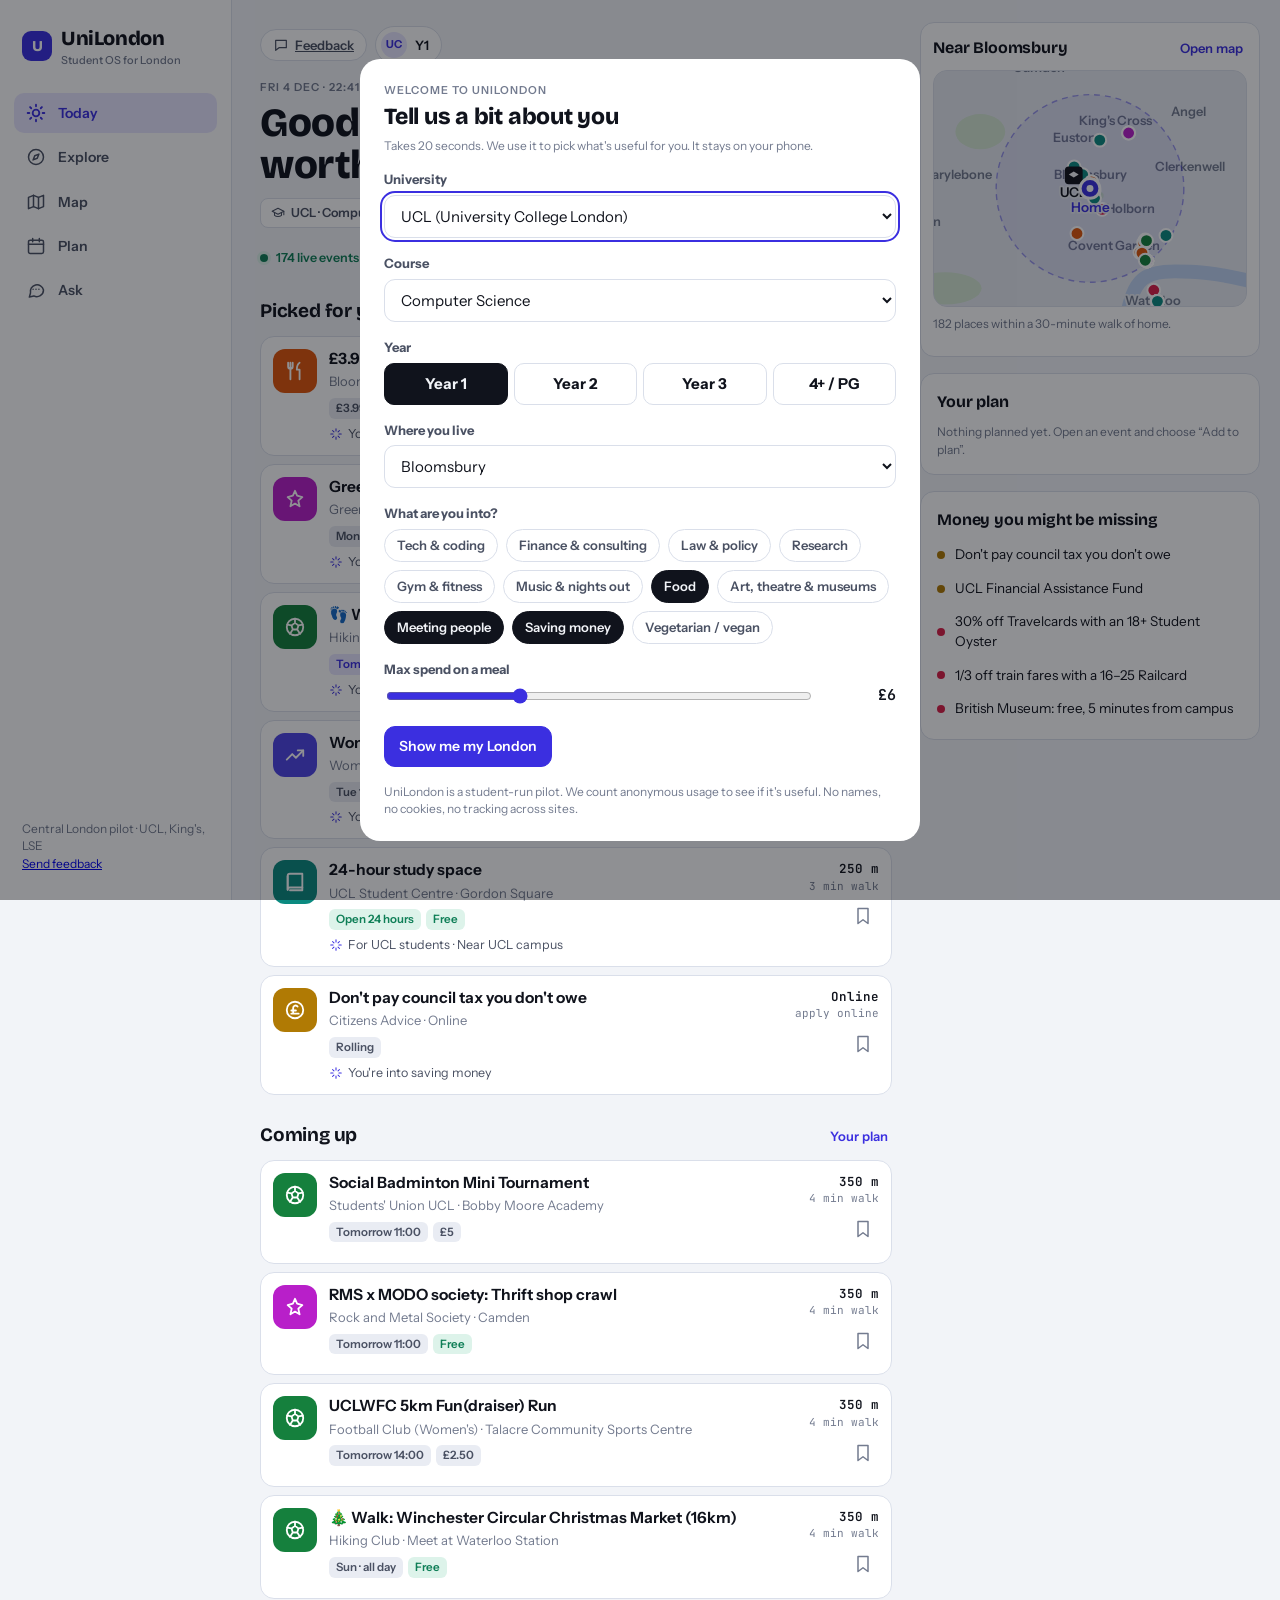
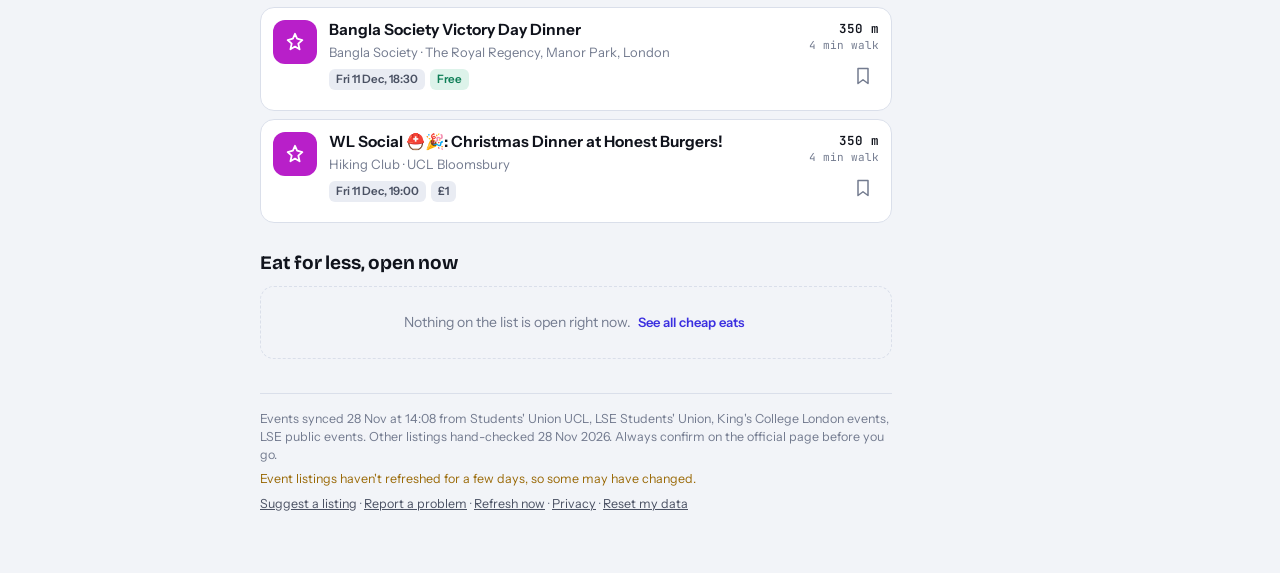
<file: index.html>
<!doctype html>
<html lang="en-GB">
<head>
<meta charset="utf-8">
<meta name="viewport" content="width=device-width,initial-scale=1,viewport-fit=cover">
<title>UniLondon</title>
<meta name="description" content="Cheap food, study spaces, jobs, careers fairs, funding and student deals around UCL, King's and LSE, picked for you.">
<meta name="theme-color" content="#3B2FE0">
<meta name="apple-mobile-web-app-capable" content="yes">
<meta name="apple-mobile-web-app-title" content="UniLondon">
<meta name="apple-mobile-web-app-status-bar-style" content="default">
<meta property="og:title" content="UniLondon">
<meta property="og:description" content="Everything a London student needs today: cheap eats, study spaces, jobs, careers fairs, funding and deals.">
<link rel="manifest" href="manifest.webmanifest">
<link rel="icon" href="icons/icon-192.png" type="image/png">
<link rel="apple-touch-icon" href="icons/apple-touch-icon.png">
<link rel="preconnect" href="https://fonts.googleapis.com">
<link rel="preconnect" href="https://fonts.gstatic.com" crossorigin>
<link rel="stylesheet" href="https://fonts.googleapis.com/css2?family=Bricolage+Grotesque:opsz,wght@12..96,500;12..96,700;12..96,800&family=Instrument+Sans:wght@400;500;600;700&family=JetBrains+Mono:wght@400;600&display=swap">
<link rel="stylesheet" href="styles.css">
</head>
<body>
<div class="app" id="app">
  <nav class="rail" aria-label="Main">
    <div class="brand"><span class="brand-mark">U</span><span>UniLondon<small>Student OS for London</small></span></div>
    <div id="railnav"></div>
    <div class="rail-foot" id="railfoot"></div>
  </nav>
  <main class="main" id="main"><div class="loading">Loading UniLondon…</div></main>
  <aside class="aside" id="aside" aria-label="At a glance"></aside>
</div>
<nav class="bottomnav" id="bottomnav" aria-label="Main"></nav>
<div id="sheetroot"></div>
<div id="toastroot" aria-live="polite"></div>
<script src="config.js"></script>
<script src="app.js"></script>
</body>
</html>
</file>
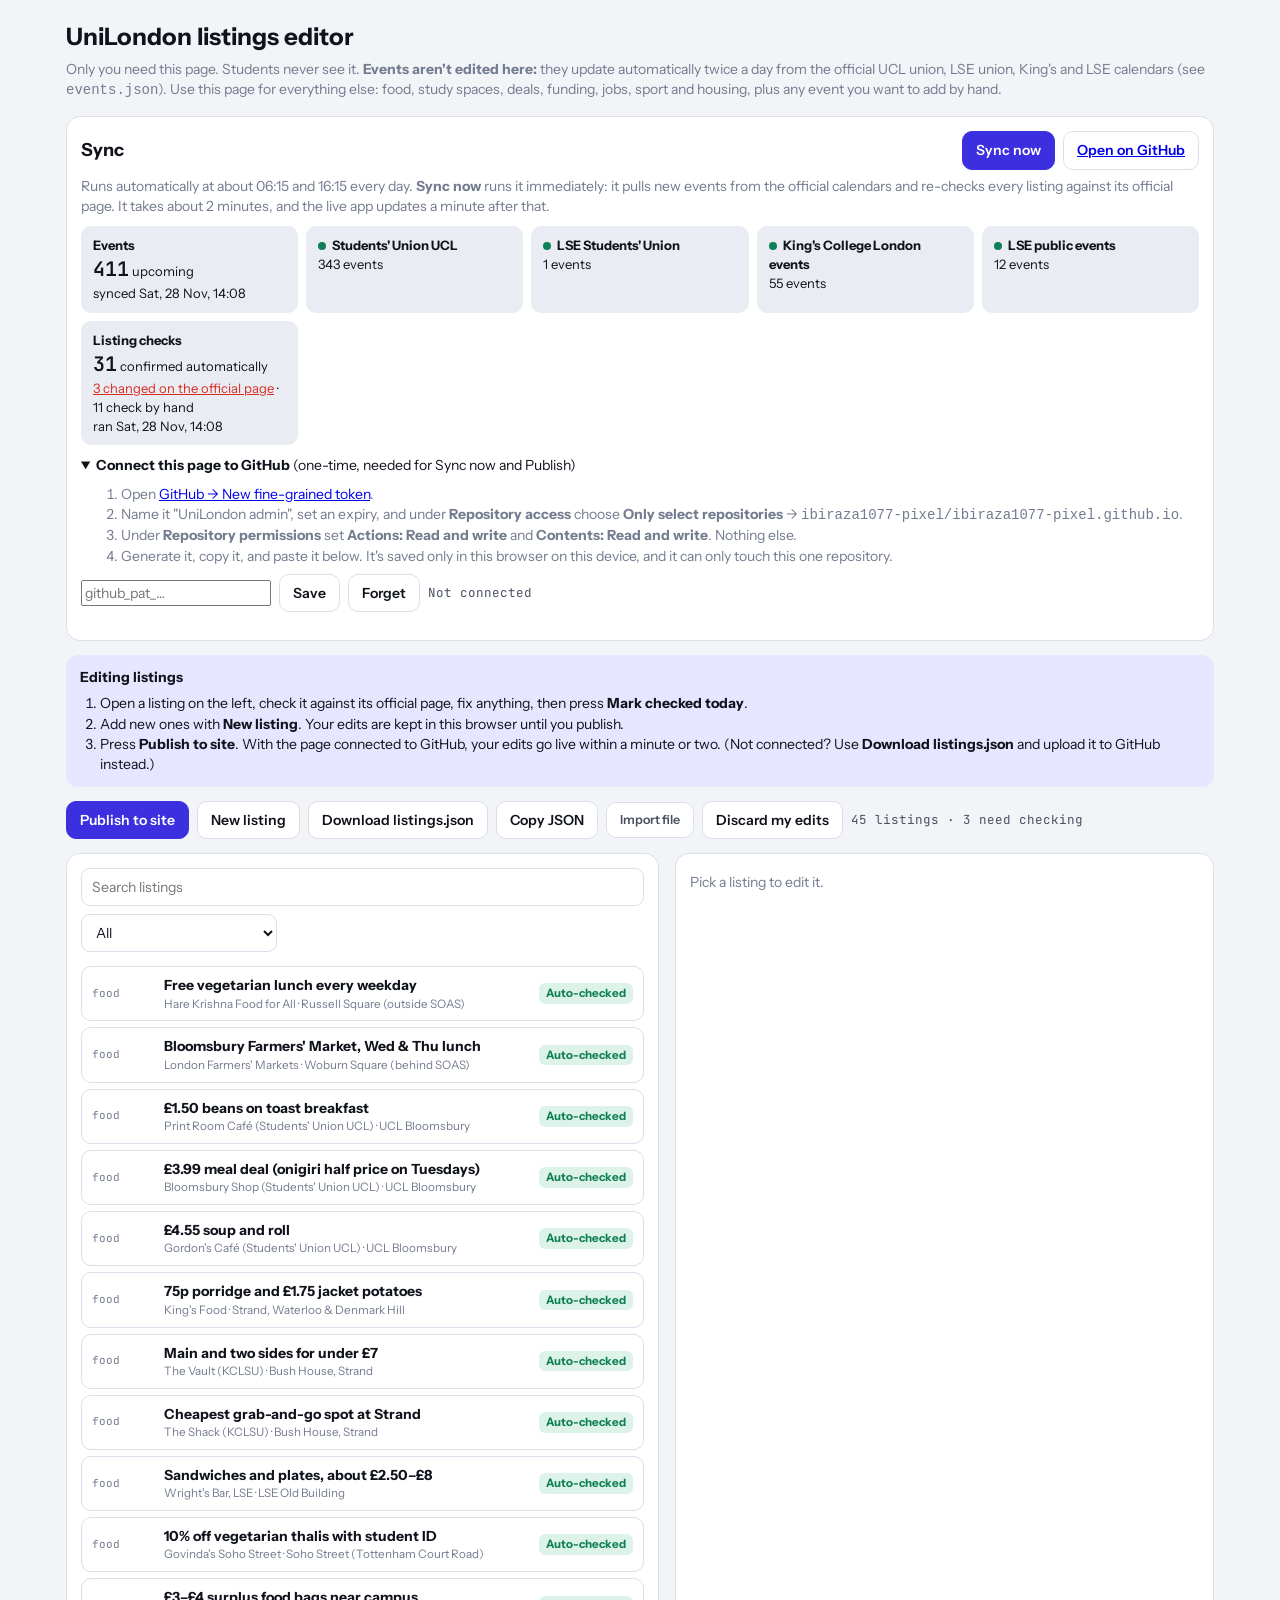
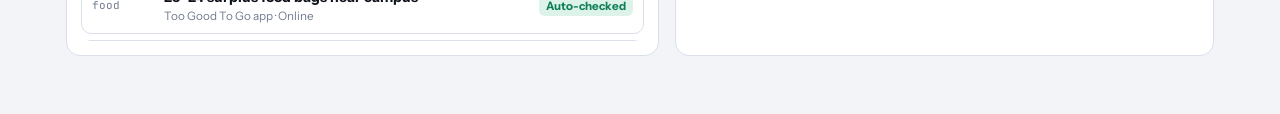
<file: admin.html>
<!doctype html>
<html lang="en-GB">
<head>
<meta charset="utf-8">
<meta name="viewport" content="width=device-width,initial-scale=1">
<meta name="robots" content="noindex">
<title>UniLondon Listings Editor</title>
<link rel="icon" href="icons/icon-192.png">
<link rel="stylesheet" href="https://fonts.googleapis.com/css2?family=Instrument+Sans:wght@400;500;600;700&family=JetBrains+Mono:wght@400;600&display=swap">
<style>
:root{--bg:#F2F4F8;--surface:#fff;--surface-2:#E9ECF3;--ink:#10131C;--ink-2:#4A5163;--ink-3:#737B8F;--line:#DADFEA;--accent:#3B2FE0;--accent-soft:#E7E5FF;--good:#0F7F57;--good-soft:#DDF3EA;--warn:#9A6A08;--warn-soft:#FBF1D9;--hot:#D92D20}
@media (prefers-color-scheme:dark){:root{color-scheme:dark;--bg:#0B0D13;--surface:#141822;--surface-2:#1C2130;--ink:#EEF0F6;--ink-2:#B4BACB;--ink-3:#848B9E;--line:#272D3D;--accent:#8C84FF;--accent-soft:#25214F;--good:#3DD39A;--good-soft:#12301F;--warn:#E8B34A;--warn-soft:#33280F;--hot:#FF6B5E}}
*{box-sizing:border-box}
body{margin:0;background:var(--bg);color:var(--ink);font:14px/1.45 "Instrument Sans",system-ui,sans-serif}
button,input,select,textarea{font:inherit;color:inherit}
.wrap{max-width:1180px;margin:0 auto;padding:20px 16px 60px}
h1{font-size:24px;margin:0}
.sub{color:var(--ink-3);margin:4px 0 16px}
.bar{display:flex;flex-wrap:wrap;gap:8px;align-items:center;margin-bottom:14px}
.btn{border:1px solid var(--line);background:var(--surface);border-radius:10px;padding:8px 13px;font-weight:600;cursor:pointer}
.btn.primary{background:var(--accent);border-color:var(--accent);color:#fff}
.btn.danger{color:var(--hot)}
input[type=search],input[type=text],input[type=url],input[type=number],input[type=date],input[type=datetime-local],select,textarea{border:1px solid var(--line);background:var(--surface);border-radius:9px;padding:8px 10px;width:100%}
.grid{display:grid;grid-template-columns:minmax(0,1fr);gap:16px}
@media (min-width:980px){.grid{grid-template-columns:minmax(0,1.1fr) minmax(0,1fr)}}
.panel{background:var(--surface);border:1px solid var(--line);border-radius:14px;padding:14px}
.list{display:flex;flex-direction:column;gap:6px;max-height:75vh;overflow:auto}
.row{display:grid;grid-template-columns:auto minmax(0,1fr) auto;gap:10px;align-items:center;text-align:left;border:1px solid var(--line);background:var(--surface);border-radius:10px;padding:8px 10px;cursor:pointer}
.row[aria-current="true"]{border-color:var(--accent);box-shadow:inset 0 0 0 1px var(--accent)}
.row small{display:block;color:var(--ink-3)}
.pill{font-size:11.5px;font-weight:700;border-radius:6px;padding:2px 7px;white-space:nowrap}
.pill.verified{background:var(--good-soft);color:var(--good)}
.pill.check{background:var(--warn-soft);color:var(--warn)}
.cat{font-family:"JetBrains Mono",monospace;font-size:11px;color:var(--ink-3);width:62px}
form{display:grid;grid-template-columns:repeat(2,minmax(0,1fr));gap:10px}
form .full{grid-column:1/-1}
label{display:flex;flex-direction:column;gap:4px;font-size:12.5px;font-weight:700;color:var(--ink-2)}
label small{font-weight:400;color:var(--ink-3)}
.checks{display:flex;flex-wrap:wrap;gap:8px 14px;font-weight:500}
.checks label{flex-direction:row;align-items:center;gap:6px;font-weight:500}
.help{background:var(--accent-soft);border-radius:12px;padding:12px 14px;margin-bottom:14px}
.help ol{margin:6px 0 0;padding-left:20px}
.stat{font-family:"JetBrains Mono",monospace;font-size:12.5px;color:var(--ink-2)}
.sync{margin-bottom:14px}
.syncgrid{display:grid;grid-template-columns:repeat(auto-fit,minmax(200px,1fr));gap:8px}
.syncgrid .cell{background:var(--surface-2);border-radius:10px;padding:10px 12px;font-size:13px}
.syncgrid .cell b{display:block;font-size:13px}
.syncgrid .cell .n{font-family:"JetBrains Mono",monospace;font-size:20px;font-weight:600}
.dot{display:inline-block;width:8px;height:8px;border-radius:50%;margin-right:6px;background:var(--good)}
.dot.bad{background:var(--hot)}
.pill.changed{background:#FDE8E6;color:var(--hot)}
.pill.blocked{background:var(--surface-2);color:var(--ink-3)}
.toast{position:fixed;bottom:20px;left:50%;transform:translateX(-50%);background:var(--ink);color:var(--bg);padding:10px 16px;border-radius:10px;font-weight:600}
</style>
</head>
<body>
<div class="wrap">
  <h1>UniLondon listings editor</h1>
  <p class="sub">Only you need this page. Students never see it. <b>Events aren't edited here:</b> they update automatically twice a day from the official UCL union, LSE union, King's and LSE calendars (see <code>events.json</code>). Use this page for everything else: food, study spaces, deals, funding, jobs, sport and housing, plus any event you want to add by hand.</p>
  <section class="panel sync" id="sync">
    <div class="bar" style="justify-content:space-between;margin:0">
      <h2 style="margin:0;font-size:18px">Sync</h2>
      <div class="bar" style="margin:0">
        <button class="btn primary" id="syncnow">Sync now</button>
        <a class="btn" id="actionslink" target="_blank" rel="noopener">Open on GitHub</a>
      </div>
    </div>
    <p class="sub" style="margin:6px 0 10px">Runs automatically at about 06:15 and 16:15 every day. <b>Sync now</b> runs it immediately: it pulls new events from the official calendars and re-checks every listing against its official page. It takes about 2 minutes, and the live app updates a minute after that.</p>
    <div id="syncstatus" class="syncgrid"></div>
    <div id="runstatus" class="sub" style="margin:8px 0 0"></div>
    <details id="tokenbox" style="margin-top:10px">
      <summary><b>Connect this page to GitHub</b> (one-time, needed for Sync now and Publish)</summary>
      <ol class="sub" style="margin:8px 0">
        <li>Open <a href="https://github.com/settings/personal-access-tokens/new" target="_blank" rel="noopener">GitHub → New fine-grained token</a>.</li>
        <li>Name it "UniLondon admin", set an expiry, and under <b>Repository access</b> choose <b>Only select repositories</b> → <code id="reponame"></code>.</li>
        <li>Under <b>Repository permissions</b> set <b>Actions: Read and write</b> and <b>Contents: Read and write</b>. Nothing else.</li>
        <li>Generate it, copy it, and paste it below. It's saved only in this browser on this device, and it can only touch this one repository.</li>
      </ol>
      <div class="bar"><input type="password" id="token" placeholder="github_pat_…" autocomplete="off" style="max-width:360px"><button class="btn" id="savetoken">Save</button><button class="btn" id="forgettoken">Forget</button><span class="stat" id="tokenstate"></span></div>
    </details>
  </section>
  <div class="help">
    <b>Editing listings</b>
    <ol>
      <li>Open a listing on the left, check it against its official page, fix anything, then press <b>Mark checked today</b>.</li>
      <li>Add new ones with <b>New listing</b>. Your edits are kept in this browser until you publish.</li>
      <li>Press <b>Publish to site</b>. With the page connected to GitHub, your edits go live within a minute or two. (Not connected? Use <b>Download listings.json</b> and upload it to GitHub instead.)</li>
    </ol>
  </div>
  <div class="bar">
    <button class="btn primary" id="publish">Publish to site</button>
    <button class="btn" id="new">New listing</button>
    <button class="btn" id="download">Download listings.json</button>
    <button class="btn" id="copy">Copy JSON</button>
    <label class="btn" style="flex-direction:row;cursor:pointer">Import file<input type="file" id="import" accept=".json,application/json" hidden></label>
    <button class="btn" id="reload">Discard my edits</button>
    <span class="stat" id="stats"></span>
  </div>
  <div class="grid">
    <div class="panel">
      <div class="bar"><input type="search" id="q" placeholder="Search listings" aria-label="Search listings"><select id="fstatus" aria-label="Filter by status" style="width:auto"><option value="">All</option><option value="check">Needs checking</option><option value="verified">Checked</option><option value="changed">Changed on official page</option><option value="unreachable">Can't auto-check</option></select></div>
      <div class="list" id="list"></div>
    </div>
    <div class="panel" id="editor"><p class="sub">Pick a listing to edit it.</p></div>
  </div>
</div>
<script src="config.js"></script>
<script>
(() => {
const CATS = ["food","study","events","careers","work","funding","deals","sport","housing"];
const UNIS = [["ucl","UCL"],["kcl","King's"],["lse","LSE"]];
const CG = [["tech","Tech/Maths/Eng"],["finance","Econ/Business"],["law","Law/Politics"],["health","Health/Life sci"],["creative","Arts/Humanities"]];
const DAYS = ["Sun","Mon","Tue","Wed","Thu","Fri","Sat"];
const KEY = "unilondon-admin:draft";
let data = null, sel = null, checks = {}, checksRun = null;
const CFG = window.UNILONDON_CONFIG || {};
const REPO = CFG.repo || (location.hostname.endsWith("github.io") ? (() => { const owner = location.hostname.split(".")[0]; const seg = location.pathname.split("/")[1]; return seg && !seg.endsWith(".html") ? `${owner}/${seg}` : `${owner}/${location.hostname}`; })() : "");
const TOKEN_KEY = "unilondon-admin:token";
const WORKFLOW = "update-events.yml";
const $ = s => document.querySelector(s);
const esc = s => String(s ?? "").replace(/[&<>"']/g, c => ({"&":"&amp;","<":"&lt;",">":"&gt;",'"':"&quot;","'":"&#39;"}[c]));
const today = () => new Date().toISOString().slice(0,10);
function toast(m){ const t=document.createElement("div"); t.className="toast"; t.textContent=m; document.body.appendChild(t); setTimeout(()=>t.remove(),2500); }
function save(){ try{ localStorage.setItem(KEY, JSON.stringify(data)); }catch(e){} stats(); }
async function load(fresh){
  if(!fresh){ try{ const d = JSON.parse(localStorage.getItem(KEY)); if(d?.listings){ data = d; render(); return; } }catch(e){} }
  const res = await fetch("listings.json", {cache:"no-cache"}); data = await res.json(); render();
}
function stats(){ const n=data.listings.length, c=data.listings.filter(l=>l.status!=="verified").length; $("#stats").textContent = `${n} listings · ${c} need checking`; }
function render(){
  stats();
  const q = $("#q").value.toLowerCase(), f = $("#fstatus").value;
  const match = l => !f ? true : f==="changed" ? checks[l.id]?.result==="changed" : f==="unreachable" ? ["unreachable","manual"].includes(checks[l.id]?.result) : (f==="verified") === (l.status==="verified");
  const rows = data.listings.filter(l => match(l) && (!q || JSON.stringify(l).toLowerCase().includes(q)));
  $("#list").innerHTML = rows.map(l => `<button class="row" data-id="${esc(l.id)}" aria-current="${l.id===sel}"><span class="cat">${esc(l.cat)}</span><span><b>${esc(l.title)}</b><small>${esc(l.org)} · ${esc(l.area)}${l.start?" · "+esc(l.start.replace("T"," ")):""}${l.deadline?" · closes "+esc(l.deadline):""}</small></span>${pill(l)}</button>`).join("") || `<p class="sub">No listings match.</p>`;
}
function pill(l){
  const r = checks[l.id]?.result;
  if(r==="changed") return `<span class="pill changed">Changed</span>`;
  if(l.status!=="verified") return `<span class="pill check">Check</span>`;
  if(r==="ok") return `<span class="pill verified">Auto-checked</span>`;
  if(r==="unreachable"||r==="manual") return `<span class="pill blocked">Check by hand</span>`;
  return `<span class="pill verified">Checked</span>`;
}
function field(label, name, val, type="text", hint="", full=false){
  return `<label class="${full?"full":""}">${label}${hint?` <small>${hint}</small>`:""}<input type="${type}" name="${name}" value="${esc(val ?? "")}" ${type==="number"?'step="any"':""}></label>`;
}
function edit(id){
  sel = id; render();
  const l = data.listings.find(x=>x.id===id); if(!l) return;
  const checks = (name, opts, vals) => `<div class="checks">${opts.map(([v,t])=>`<label><input type="checkbox" name="${name}" value="${v}" ${(vals||[]).map(String).includes(String(v))?"checked":""}>${t}</label>`).join("")}</div>`;
  $("#editor").innerHTML = `
    <div class="bar" style="justify-content:space-between"><b>${esc(l.title)}</b><span class="pill ${l.status==="verified"?"verified":"check"}">${l.status==="verified"?"Checked "+esc(l.checked||""):"Needs checking"}</span></div>
    ${checkNote(l)}
    <div class="bar">${l.url?`<a class="btn" href="${esc(l.url)}" target="_blank" rel="noopener">Open official page ↗</a>`:""}<button class="btn primary" id="verify">Mark checked today</button><button class="btn" id="dup">Duplicate</button><button class="btn danger" id="del">Delete</button></div>
    <form id="f">
      <label>Category<select name="cat">${CATS.map(c=>`<option ${c===l.cat?"selected":""}>${c}</option>`).join("")}</select></label>
      <label>Status<select name="status"><option value="check" ${l.status!=="verified"?"selected":""}>Needs checking</option><option value="verified" ${l.status==="verified"?"selected":""}>Checked</option></select></label>
      ${field("Title","title",l.title,"text","",true)}
      ${field("Organiser / venue","org",l.org)}
      ${field("Area","area",l.area,"text","e.g. Bloomsbury")}
      ${field("Latitude","lat",l.ll?.[0],"number","right-click in Google Maps")}
      ${field("Longitude","lng",l.ll?.[1],"number")}
      <label class="full"><span>Online only</span><div class="checks"><label><input type="checkbox" name="online" ${l.online?"checked":""}> No physical location</label><label><input type="checkbox" name="rolling" ${l.rolling?"checked":""}> Always open / rolling</label></div></label>
      ${field("Price (£)","price",l.price,"number","0 = free")}
      ${field("Price text","priceText",l.priceText,"text","overrides price, e.g. £5–£8")}
      ${field("Hourly pay (£)","pay",l.pay,"number","jobs/funding")}
      ${field("Opens (hour)","open",l.hours?.[0],"number","e.g. 8.5 = 08:30")}
      ${field("Closes (hour)","close",l.hours?.[1],"number","24 = midnight")}
      <label class="full">Days open <small>none ticked = every day</small>${checks("days", DAYS.map((d,i)=>[i,d]), l.days)}</label>
      ${field("Starts","start",l.start,"datetime-local","events only")}
      ${field("Ends","end",l.end,"datetime-local")}
      ${field("Deadline","deadline",l.deadline,"date")}
      ${field("Last checked","checked",l.checked,"date")}
      <label class="full">Only for students at <small>none ticked = everyone</small>${checks("unis", UNIS, l.unis)}</label>
      <label class="full">Best for courses <small>none = all</small>${checks("cg", CG, l.cg)}</label>
      <label class="full">Best for years <small>none = all</small>${checks("yrs", [[1,"Year 1"],[2,"Year 2"],[3,"Year 3"],[4,"4+/PG"]], l.yrs)}</label>
      ${field("Tags","tags",(l.tags||[]).join(", "),"text","comma separated: food, money, tech, finance, law, culture, music, fitness, community, veg, quiet, wifi",true)}
      <label class="full">Description<textarea name="desc" rows="4">${esc(l.desc)}</textarea></label>
      ${field("Official link","url",l.url,"url","",true)}
      ${field("Source name","source",l.source,"text","",true)}
      <div class="full bar"><button class="btn primary" type="submit">Save changes</button><span class="sub" style="margin:0">ID: <code>${esc(l.id)}</code></span></div>
    </form>`;
  $("#f").addEventListener("submit", e => { e.preventDefault(); apply(l, new FormData(e.target)); save(); render(); edit(l.id); toast("Saved in this browser"); });
  $("#verify").onclick = () => { const fd = new FormData($("#f")); apply(l, fd); l.status="verified"; l.checked=today(); delete l.flag; delete l.autoChecked; save(); render(); edit(l.id); toast("Marked checked"); };
  $("#dup").onclick = () => { const c = JSON.parse(JSON.stringify(l)); c.id = l.id+"-copy-"+Math.random().toString(36).slice(2,5); c.title += " (copy)"; c.status="check"; data.listings.unshift(c); save(); edit(c.id); };
  $("#del").onclick = e => { if(!e.target.dataset.armed){ e.target.dataset.armed="1"; e.target.textContent="Tap again to delete"; return; } data.listings = data.listings.filter(x=>x.id!==l.id); sel=null; save(); render(); $("#editor").innerHTML='<p class="sub">Deleted.</p>'; };
}
function checkNote(l){
  const c = checks[l.id]; if(!c) return "";
  const when = checksRun ? ` (sync on ${esc(checksRun.replace("T"," at "))})` : "";
  if(c.result==="ok") return `<p class="sub">✅ Confirmed automatically on the official page${when}.</p>`;
  if(c.result==="changed") return `<p class="sub" style="color:var(--hot)">⚠️ The official page no longer shows: ${c.missing.map(m=>`<code>${esc(m.replace(/\\/g,""))}</code>`).join(", ")}${when}. Check the page, update this listing, then press <b>Mark checked today</b>.</p>`;
  if(c.result==="unreachable") return `<p class="sub">🔒 This site blocks automated checks (${esc(c.error||"")}). Check it by hand every couple of months.</p>`;
  return `<p class="sub">✋ No automatic check rules for this listing. Check it by hand every couple of months.</p>`;
}
function apply(l, fd){
  const num = k => { const v = fd.get(k); return v===""||v==null ? null : Number(v); };
  const str = k => (fd.get(k)||"").trim();
  const all = k => fd.getAll(k);
  l.cat = str("cat"); l.status = str("status"); l.title = str("title"); l.org = str("org"); l.area = str("area");
  const lat = num("lat"), lng = num("lng"); if(lat!=null && lng!=null) l.ll = [lat,lng]; else delete l.ll;
  l.online = fd.get("online")==="on" || undefined; l.rolling = fd.get("rolling")==="on" || undefined;
  const set = (k,v) => { if(v===null || v==="" || v===undefined || (Array.isArray(v) && !v.length)) delete l[k]; else l[k]=v; };
  set("price", num("price")); set("priceText", str("priceText")); set("pay", num("pay"));
  const o=num("open"), c=num("close"); set("hours", o!=null && c!=null ? [o,c] : null);
  set("days", all("days").map(Number)); set("start", str("start")); set("end", str("end")); set("deadline", str("deadline"));
  set("checked", str("checked")); set("unis", all("unis")); set("cg", all("cg")); set("yrs", all("yrs").map(Number));
  l.tags = str("tags").split(",").map(s=>s.trim()).filter(Boolean);
  l.desc = str("desc"); set("url", str("url")); set("source", str("source"));
  if(!l.online) delete l.online; if(!l.rolling) delete l.rolling;
}
function exportJSON(){ data.updated = today(); return JSON.stringify(data, null, 1); }
$("#list").addEventListener("click", e => { const b = e.target.closest("[data-id]"); if(b) edit(b.dataset.id); });
$("#q").addEventListener("input", render); $("#fstatus").addEventListener("change", render);
$("#new").onclick = () => { const id = "new-"+Date.now().toString(36); data.listings.unshift({id, cat:"food", title:"New listing", org:"", area:"Bloomsbury", tags:[], desc:"", status:"check", checked:today()}); save(); edit(id); };
$("#download").onclick = () => { const blob = new Blob([exportJSON()], {type:"application/json"}); const a = document.createElement("a"); a.href = URL.createObjectURL(blob); a.download = "listings.json"; a.click(); setTimeout(()=>URL.revokeObjectURL(a.href), 1000); save(); };
$("#copy").onclick = async () => { try{ await navigator.clipboard.writeText(exportJSON()); toast("Copied"); }catch(e){ toast("Couldn't copy, use Download instead"); } };
$("#import").onchange = async e => { const f = e.target.files[0]; if(!f) return; try{ const d = JSON.parse(await f.text()); if(!d.listings) throw 0; data = d; save(); render(); toast("Imported"); }catch(err){ toast("That file isn't a UniLondon listings file"); } };
$("#reload").onclick = e => { if(!e.target.dataset.armed){ e.target.dataset.armed="1"; e.target.textContent="Tap again to discard"; return; } try{ localStorage.removeItem(KEY); }catch(err){} location.reload(); };
/* ---------- sync + publish ---------- */
const tok = () => { try{ return localStorage.getItem(TOKEN_KEY) || ""; }catch(e){ return ""; } };
async function gh(path, opts={}){
  const r = await fetch(`https://api.github.com/repos/${REPO}${path}`, {...opts, headers:{"Accept":"application/vnd.github+json","Authorization":`Bearer ${tok()}`,"X-GitHub-Api-Version":"2022-11-28", ...(opts.headers||{})}});
  if(!r.ok && r.status!==204){ let m = r.status + ""; try{ m += " " + (await r.json()).message; }catch(e){} throw new Error(m); }
  return r.status===204 ? null : r.json();
}
function fmtWhen(s){ if(!s) return "never"; const d = new Date(s); return d.toLocaleString("en-GB",{weekday:"short",day:"numeric",month:"short",hour:"2-digit",minute:"2-digit"}); }
async function loadStatus(){
  try{
    const [ev, ch] = await Promise.all([fetch("events.json?t="+Date.now()).then(r=>r.json()).catch(()=>null), fetch("checks.json?t="+Date.now()).then(r=>r.ok?r.json():null).catch(()=>null)]);
    if(ch){ checksRun = ch.run; checks = Object.fromEntries(ch.results.map(r=>[r.id,r])); }
    const cells = [];
    if(ev){
      cells.push(`<div class="cell"><b>Events</b><span class="n">${ev.events.length}</span> upcoming<br>synced ${esc(fmtWhen(ev.generated))}</div>`);
      for(const src of ev.sources) cells.push(`<div class="cell"><b><span class="dot ${src.ok?"":"bad"}"></span>${esc(src.name)}</b>${src.ok ? `${src.count} events` : `Failed last time: ${esc(src.error||"")}. Kept ${src.count} previous.`}</div>`);
    }
    if(ch){
      const c = ch.counts;
      cells.push(`<div class="cell"><b>Listing checks</b><span class="n">${c.ok}</span> confirmed automatically<br>${c.changed ? `<a href="#" id="showchanged" style="color:var(--hot)">${c.changed} changed on the official page</a>` : "0 changed"} · ${c.unreachable + c.manual} check by hand<br>ran ${esc(fmtWhen(ch.run))}</div>`);
    }
    $("#syncstatus").innerHTML = cells.join("") || `<p class="sub">No sync has run yet.</p>`;
    $("#showchanged")?.addEventListener("click", e => { e.preventDefault(); $("#fstatus").value = "changed"; render(); });
    if(data) render();
  }catch(e){ $("#syncstatus").innerHTML = `<p class="sub">Couldn't load sync status.</p>`; }
}
function tokenUI(){
  const has = !!tok();
  $("#tokenstate").textContent = has ? "Connected ✓" : "Not connected";
  $("#tokenbox").open = !has;
  $("#reponame").textContent = REPO || "(set repo in config.js)";
  $("#actionslink").href = REPO ? `https://github.com/${REPO}/actions/workflows/${WORKFLOW}` : "#";
}
$("#savetoken").onclick = async () => {
  const v = $("#token").value.trim(); if(!v) return;
  try{ localStorage.setItem(TOKEN_KEY, v); }catch(e){}
  $("#token").value = "";
  try{ await gh(""); toast("Connected to GitHub"); }catch(e){ toast("GitHub didn't accept that token: " + e.message); try{ localStorage.removeItem(TOKEN_KEY); }catch(_){} }
  tokenUI();
};
$("#forgettoken").onclick = () => { try{ localStorage.removeItem(TOKEN_KEY); }catch(e){} tokenUI(); toast("Token removed from this browser"); };
let polling = null;
$("#syncnow").onclick = async () => {
  if(!tok()){ $("#tokenbox").open = true; toast("Connect this page to GitHub first (see below)"); return; }
  const btn = $("#syncnow"); btn.disabled = true; btn.textContent = "Starting…";
  const started = new Date(Date.now() - 5000).toISOString();
  try{
    await gh(`/actions/workflows/${WORKFLOW}/dispatches`, {method:"POST", body: JSON.stringify({ref:"main"})});
    $("#runstatus").textContent = "Sync started. Pulling events and checking listings…";
    clearInterval(polling);
    polling = setInterval(async () => {
      try{
        const runs = await gh(`/actions/workflows/${WORKFLOW}/runs?per_page=5&event=workflow_dispatch`);
        const run = runs.workflow_runs.find(r => r.created_at >= started);
        if(!run){ return; }
        const secs = Math.round((Date.now() - new Date(run.created_at)) / 1000);
        if(run.status !== "completed"){ $("#runstatus").innerHTML = `Sync running (${secs}s)… <a href="${run.html_url}" target="_blank" rel="noopener">watch on GitHub</a>`; btn.textContent = "Syncing…"; return; }
        clearInterval(polling); btn.disabled = false; btn.textContent = "Sync now";
        if(run.conclusion === "success"){ $("#runstatus").innerHTML = `✅ Sync finished. The live app updates within a minute or two. <a href="${run.html_url}" target="_blank" rel="noopener">Details</a>`; setTimeout(loadStatus, 4000); }
        else { $("#runstatus").innerHTML = `⚠️ Sync ${run.conclusion}. <a href="${run.html_url}" target="_blank" rel="noopener">See what went wrong</a>`; }
      }catch(e){ clearInterval(polling); btn.disabled = false; btn.textContent = "Sync now"; $("#runstatus").textContent = "Lost track of the run: " + e.message; }
    }, 6000);
  }catch(e){ btn.disabled = false; btn.textContent = "Sync now"; toast("Couldn't start sync: " + e.message); }
};
function b64(str){ const bytes = new TextEncoder().encode(str); let bin = ""; bytes.forEach(b => bin += String.fromCharCode(b)); return btoa(bin); }
$("#publish").onclick = async () => {
  if(!tok()){ $("#tokenbox").open = true; toast("Connect this page to GitHub first, or use Download listings.json"); return; }
  const btn = $("#publish"); btn.disabled = true; btn.textContent = "Publishing…";
  try{
    const cur = await gh(`/contents/listings.json?ref=main`);
    await gh(`/contents/listings.json`, {method:"PUT", body: JSON.stringify({message:`Update listings from admin page (${today()})`, content: b64(exportJSON()), sha: cur.sha, branch:"main"})});
    try{ localStorage.removeItem(KEY); }catch(e){}
    toast("Published. Live in a minute or two.");
  }catch(e){ toast("Couldn't publish: " + e.message); }
  finally{ btn.disabled = false; btn.textContent = "Publish to site"; }
};
tokenUI();
loadStatus();
load();
})();
</script>
</body>
</html>
</file>
<file: styles.css>
:root{
  --bg:#F2F4F8; --surface:#FFFFFF; --surface-2:#E9ECF3; --surface-3:#DDE2EC;
  --ink:#10131C; --ink-2:#4A5163; --ink-3:#737B8F; --line:#DADFEA;
  --accent:#3B2FE0; --accent-ink:#FFFFFF; --accent-soft:#E7E5FF;
  --hot:#D92D20; --hot-soft:#FDE8E6; --good:#0F7F57; --good-soft:#DDF3EA; --warn:#9A6A08;
  --river:#BFD3F2; --land:#E6EAF1; --park:#D5E8D4;
  --c-food:#E0570B; --c-work:#2563EB; --c-careers:#4F46E5; --c-events:#B81FC9; --c-study:#0B8A80;
  --c-housing:#8B4A12; --c-sport:#15803D; --c-funding:#B07A04; --c-deals:#DB1F48;
  --shadow:0 1px 2px rgba(16,19,28,.06),0 6px 24px rgba(16,19,28,.06);
  --display:"Bricolage Grotesque","Avenir Next","Segoe UI",system-ui,sans-serif;
  --body:"Instrument Sans","Helvetica Neue","Segoe UI",system-ui,sans-serif;
  --mono:"JetBrains Mono",ui-monospace,"SF Mono",Menlo,monospace;
  --r:14px;
}
@media (prefers-color-scheme: dark){
  :root:not([data-theme="light"]){
    color-scheme:dark;
    --bg:#0B0D13; --surface:#141822; --surface-2:#1C2130; --surface-3:#262C3D;
    --ink:#EEF0F6; --ink-2:#B4BACB; --ink-3:#848B9E; --line:#272D3D;
    --accent:#8C84FF; --accent-ink:#0B0D13; --accent-soft:#25214F;
    --hot:#FF6B5E; --hot-soft:#3A1916; --good:#3DD39A; --good-soft:#12301F; --warn:#E8B34A;
    --river:#1E3350; --land:#161B26; --park:#16291D;
    --c-food:#FF8A4C; --c-work:#6AA1FF; --c-careers:#958FFF; --c-events:#E36BF0; --c-study:#3CCFC1;
    --c-housing:#D99A5E; --c-sport:#4ADE80; --c-funding:#F2C14E; --c-deals:#FF6B8B;
    --shadow:0 1px 2px rgba(0,0,0,.3),0 8px 28px rgba(0,0,0,.35);
  }
}
:root[data-theme="dark"]{
  color-scheme:dark;
  --bg:#0B0D13; --surface:#141822; --surface-2:#1C2130; --surface-3:#262C3D;
  --ink:#EEF0F6; --ink-2:#B4BACB; --ink-3:#848B9E; --line:#272D3D;
  --accent:#8C84FF; --accent-ink:#0B0D13; --accent-soft:#25214F;
  --hot:#FF6B5E; --hot-soft:#3A1916; --good:#3DD39A; --good-soft:#12301F; --warn:#E8B34A;
  --river:#1E3350; --land:#161B26; --park:#16291D;
  --c-food:#FF8A4C; --c-work:#6AA1FF; --c-careers:#958FFF; --c-events:#E36BF0; --c-study:#3CCFC1;
  --c-housing:#D99A5E; --c-sport:#4ADE80; --c-funding:#F2C14E; --c-deals:#FF6B8B;
  --shadow:0 1px 2px rgba(0,0,0,.3),0 8px 28px rgba(0,0,0,.35);
}
*{box-sizing:border-box}
html,body{height:100%}
body{background:var(--bg);color:var(--ink);font-family:var(--body);font-size:15px;line-height:1.45;-webkit-font-smoothing:antialiased}
button,input,select,textarea{font:inherit;color:inherit}
button{cursor:pointer}
:focus-visible{outline:2px solid var(--accent);outline-offset:2px;border-radius:8px}
.mono{font-family:var(--mono);font-variant-numeric:tabular-nums}
h1,h2,h3{font-family:var(--display);margin:0;text-wrap:balance;letter-spacing:-.01em}
.eyebrow{font-size:11px;font-weight:600;letter-spacing:.09em;text-transform:uppercase;color:var(--ink-3)}
.icon{width:20px;height:20px;fill:none;stroke:currentColor;stroke-width:1.8;stroke-linecap:round;stroke-linejoin:round;flex:none}

/* ---------- shell ---------- */
.app{display:grid;grid-template-columns:1fr;min-height:100%}
.rail{display:none}
.main{min-width:0;padding-inline:16px;padding-block:14px 110px;max-width:760px;width:100%;margin-inline:auto}
.aside{display:none}
.topbar{display:flex;align-items:center;justify-content:space-between;gap:12px;padding-block:4px 10px}
.brand{display:flex;align-items:center;gap:9px;font-family:var(--display);font-weight:800;font-size:20px;letter-spacing:-.02em}
.brand-mark{width:30px;height:30px;border-radius:9px;background:var(--accent);color:var(--accent-ink);display:grid;place-items:center;font-size:15px;font-weight:800}
.brand small{display:block;font-family:var(--body);font-size:11px;font-weight:500;color:var(--ink-3);letter-spacing:0}
.avatar{display:flex;align-items:center;gap:8px;border:1px solid var(--line);background:var(--surface);border-radius:999px;padding:5px 12px 5px 5px;font-size:13px;font-weight:600}
.avatar .dot{width:26px;height:26px;border-radius:50%;background:var(--accent-soft);color:var(--accent);display:grid;place-items:center;font-size:11px;font-weight:700}
.bottomnav{position:fixed;left:0;right:0;bottom:0;z-index:30;background:color-mix(in srgb,var(--surface) 92%,transparent);backdrop-filter:blur(14px);-webkit-backdrop-filter:blur(14px);border-top:1px solid var(--line);display:grid;grid-template-columns:repeat(5,1fr);padding:6px 6px calc(6px + env(safe-area-inset-bottom,0px))}
.navbtn{display:flex;flex-direction:column;align-items:center;gap:2px;border:0;background:none;padding:6px 0;border-radius:10px;font-size:11px;font-weight:600;color:var(--ink-3)}
.navbtn[aria-current="page"]{color:var(--accent)}
.navbtn[aria-current="page"] .icon{stroke-width:2.2}

@media (min-width:880px){
  .app{grid-template-columns:232px minmax(0,1fr)}
  .rail{display:flex;flex-direction:column;gap:6px;position:sticky;top:env(safe-area-inset-top,0px);height:100vh;padding:20px 14px;border-right:1px solid var(--line);background:var(--surface)}
  .rail .brand{padding:4px 8px 18px}
  .rail .navbtn{flex-direction:row;gap:12px;padding:10px 12px;font-size:14px;justify-content:flex-start;color:var(--ink-2)}
  .rail .navbtn:hover{background:var(--surface-2)}
  .rail .navbtn[aria-current="page"]{background:var(--accent-soft);color:var(--accent)}
  .rail-foot{margin-top:auto;font-size:12px;color:var(--ink-3);padding:8px}
  .bottomnav{display:none}
  .main{padding-block:22px 60px;padding-inline:28px}
  .topbar .brand{display:none}
}
@media (min-width:1240px){
  .app{grid-template-columns:232px minmax(0,1fr) 360px}
  .app.wide{grid-template-columns:232px minmax(0,1fr)}
  .aside{display:flex;flex-direction:column;gap:16px;position:sticky;top:env(safe-area-inset-top,0px);height:100vh;overflow:auto;padding:22px 20px 22px 0}
  .app.wide .aside{display:none}
  .main{max-width:820px}
  .app.wide .main{max-width:none}
}

/* ---------- common ---------- */
.panel{background:var(--surface);border:1px solid var(--line);border-radius:var(--r);padding:16px}
.section{display:flex;flex-direction:column;gap:10px;margin-top:26px}
.section-head{display:flex;align-items:baseline;justify-content:space-between;gap:4px 10px;flex-wrap:wrap}
.section-head h2{font-size:19px;font-weight:700}
.link{border:0;background:none;color:var(--accent);font-weight:600;font-size:13px;padding:4px}
.chips{display:flex;gap:8px;overflow-x:auto;padding-bottom:2px;scrollbar-width:none}
.chips::-webkit-scrollbar{display:none}
.chip{flex:none;display:inline-flex;align-items:center;gap:6px;border:1px solid var(--line);background:var(--surface);border-radius:999px;padding:6px 12px;font-size:13px;font-weight:600;color:var(--ink-2);white-space:nowrap}
.chip .sw{width:8px;height:8px;border-radius:50%}
.chip[aria-pressed="true"]{background:var(--ink);color:var(--bg);border-color:var(--ink)}
.btn{display:inline-flex;align-items:center;justify-content:center;gap:8px;border:1px solid var(--line);background:var(--surface);border-radius:11px;padding:9px 14px;font-weight:600;font-size:14px;text-decoration:none;color:var(--ink)}
.btn:hover{background:var(--surface-2)}
.btn.primary{background:var(--accent);border-color:var(--accent);color:var(--accent-ink)}
.btn.primary:hover{filter:brightness(1.08)}
.btn.ghost{border-color:transparent;background:transparent}
.btn[aria-pressed="true"]{background:var(--accent-soft);color:var(--accent);border-color:transparent}
.badge{display:inline-flex;align-items:center;gap:4px;font-size:11.5px;font-weight:600;border-radius:6px;padding:2px 7px;background:var(--surface-2);color:var(--ink-2);white-space:nowrap}
.badge.hot{background:var(--hot-soft);color:var(--hot)}
.badge.good{background:var(--good-soft);color:var(--good)}
.badge.acc{background:var(--accent-soft);color:var(--accent)}
.empty{padding:22px;text-align:center;color:var(--ink-3);border:1px dashed var(--line);border-radius:var(--r);font-size:14px}

/* ---------- hero ---------- */
.hello{display:flex;flex-direction:column;gap:6px;padding-top:6px}
.hello h1{font-size:clamp(28px,6vw,40px);font-weight:800;line-height:1.05}
.hello h1 em{font-style:normal;color:var(--accent)}
.hello p{margin:0;color:var(--ink-2)}
.ctxline{display:flex;flex-wrap:wrap;gap:6px;margin-top:6px}
.ctx{display:inline-flex;align-items:center;gap:6px;font-size:12.5px;font-weight:600;padding:5px 10px;border-radius:8px;background:var(--surface);border:1px solid var(--line);color:var(--ink-2)}
.ctx .icon{width:14px;height:14px}
.banner{display:flex;gap:12px;align-items:center;justify-content:space-between;flex-wrap:wrap;margin-top:16px;padding:12px 14px;border-radius:var(--r);background:var(--accent-soft);color:var(--ink)}
.banner p{margin:0;font-size:14px}

/* ---------- cards ---------- */
.list{display:flex;flex-direction:column;gap:8px}
.card{position:relative;display:grid;grid-template-columns:44px minmax(0,1fr) auto;gap:12px;align-items:start;background:var(--surface);border:1px solid var(--line);border-radius:var(--r);padding:12px;text-align:left;width:100%;transition:border-color .15s, transform .15s}
.card:hover{border-color:color-mix(in srgb,var(--accent) 40%,var(--line))}
.card .open{position:absolute;inset:0;border:0;background:none;border-radius:var(--r);z-index:1}
.glyph{width:44px;height:44px;border-radius:12px;display:grid;place-items:center;color:#fff;background:var(--cc)}
.glyph .icon{width:22px;height:22px;stroke-width:2}
.card-body{min-width:0;display:flex;flex-direction:column;gap:3px}
.card-title{font-weight:650;font-size:15.5px;line-height:1.3}
.card-meta{font-size:13px;color:var(--ink-3);overflow:hidden;text-overflow:ellipsis;white-space:nowrap}
.card-badges{display:flex;flex-wrap:wrap;gap:5px;margin-top:4px}
.card-why{font-size:12.5px;color:var(--ink-2);margin-top:3px;display:flex;gap:5px;align-items:flex-start}
.card-why .icon{width:14px;height:14px;margin-top:2px;color:var(--accent)}
.card-side{display:flex;flex-direction:column;align-items:flex-end;gap:6px;position:relative;z-index:2}
.dist{font-family:var(--mono);font-size:12.5px;font-weight:600;color:var(--ink);text-align:right;white-space:nowrap}
.dist small{display:block;font-weight:400;color:var(--ink-3);font-size:11px}
.save{border:0;background:none;padding:6px;border-radius:8px;color:var(--ink-3)}
.save:hover{background:var(--surface-2);color:var(--ink)}
.save[aria-pressed="true"]{color:var(--accent)}
.save[aria-pressed="true"] .icon{fill:currentColor}

@media (max-width:560px){
  .card{grid-template-columns:38px minmax(0,1fr) auto;gap:10px;padding:11px}
  .glyph{width:38px;height:38px;border-radius:10px}
  .glyph .icon{width:19px;height:19px}
  .dist{font-size:11.5px}
  .dist small{font-size:10.5px}
  .card-title{font-size:15px}
  .save{padding:4px}
}
@media (max-width:440px){
  .card{grid-template-columns:38px minmax(0,1fr)}
  .card-side{grid-column:2;flex-direction:row;justify-content:space-between;align-items:center;margin-top:-2px;border-top:1px solid var(--line);padding-top:6px}
  .dist{text-align:left}
  .dist small{display:inline;margin-left:6px}
}
.feed-rank{font-family:var(--mono);font-size:11px;color:var(--ink-3)}

/* deadline tiles */
.tiles{display:grid;grid-auto-flow:column;grid-auto-columns:minmax(220px,1fr);gap:10px;overflow-x:auto;padding-bottom:4px;scrollbar-width:thin}
.tile{display:flex;flex-direction:column;gap:8px;text-align:left;background:var(--surface);border:1px solid var(--line);border-radius:var(--r);padding:14px}
.tile .count{font-family:var(--display);font-size:30px;font-weight:800;line-height:1;letter-spacing:-.02em}
.tile .count small{font-family:var(--body);font-size:13px;font-weight:600;color:var(--ink-3);margin-left:4px;letter-spacing:0}
.tile.urgent .count{color:var(--hot)}
.tile .t{font-weight:650;font-size:14px;line-height:1.3}
.tile .o{font-size:12.5px;color:var(--ink-3)}
.bar{height:5px;border-radius:5px;background:var(--surface-2);overflow:hidden}
.bar i{display:block;height:100%;background:var(--accent);border-radius:5px}
.tile.urgent .bar i{background:var(--hot)}

/* ---------- explore ---------- */
.searchrow{display:flex;gap:8px;align-items:center;flex-wrap:wrap}
.search{flex:1 1 240px;display:flex;align-items:center;gap:8px;background:var(--surface);border:1px solid var(--line);border-radius:12px;padding:0 12px}
.search input{flex:1;border:0;background:none;padding:11px 0;outline:none;min-width:0}
.select{border:1px solid var(--line);background:var(--surface);border-radius:12px;padding:10px 12px;font-weight:600;font-size:14px}
.toggles{display:flex;gap:8px;flex-wrap:wrap}
.resultcount{font-size:13px;color:var(--ink-3)}

/* ---------- map ---------- */
.mapwrap{position:relative;border-radius:var(--r);overflow:hidden;border:1px solid var(--line);background:var(--land);touch-action:none}
.mapwrap svg{display:block;width:100%;height:auto;aspect-ratio:1000/753;cursor:grab;user-select:none}
.mapwrap svg.dragging{cursor:grabbing}
.map-ctrl{position:absolute;right:10px;top:10px;display:flex;flex-direction:column;gap:6px;z-index:2}
.map-ctrl button{width:36px;height:36px;border-radius:10px;border:1px solid var(--line);background:var(--surface);font-weight:700;font-size:18px;display:grid;place-items:center;box-shadow:var(--shadow)}
.map-legend{position:absolute;left:10px;bottom:10px;z-index:2;background:color-mix(in srgb,var(--surface) 90%,transparent);border:1px solid var(--line);border-radius:10px;padding:6px 10px;font-size:11.5px;color:var(--ink-2);display:flex;gap:10px;align-items:center}
.map-legend span{display:inline-flex;align-items:center;gap:5px}
.map-legend i{width:10px;height:10px;border-radius:50%;display:inline-block}
.pin{cursor:pointer}
.pin circle.body{stroke:var(--surface);transition:r .12s}
.pin:hover circle.body,.pin.active circle.body{stroke:var(--ink)}
.maplabel{font-family:var(--body);fill:var(--ink-3);font-weight:600;paint-order:stroke;stroke:var(--land);stroke-linejoin:round}
.mapgrid{display:grid;gap:14px}
@media (min-width:1100px){.mapgrid{grid-template-columns:minmax(0,1fr) 340px;align-items:start}}
.maplist{max-height:640px;overflow:auto;display:flex;flex-direction:column;gap:8px}

/* ---------- plan ---------- */
.stats{display:grid;grid-template-columns:repeat(3,1fr);gap:10px}
.stat{background:var(--surface);border:1px solid var(--line);border-radius:var(--r);padding:12px 14px}
.stat b{display:block;font-family:var(--display);font-size:28px;font-weight:800;line-height:1.1}
.stat span{font-size:12.5px;color:var(--ink-3)}
.week{display:grid;grid-template-columns:repeat(7,minmax(0,1fr));gap:6px}
.day{background:var(--surface);border:1px solid var(--line);border-radius:12px;padding:8px 6px;min-height:118px;display:flex;flex-direction:column;gap:5px;min-width:0}
.day.today{border-color:var(--accent);box-shadow:inset 0 0 0 1px var(--accent)}
.day h4{margin:0;font-size:11px;font-weight:700;letter-spacing:.06em;text-transform:uppercase;color:var(--ink-3);display:flex;justify-content:space-between}
.day h4 b{font-family:var(--mono);color:var(--ink);letter-spacing:0}
.slot{border:0;text-align:left;background:color-mix(in srgb,var(--cc) 14%,var(--surface));border-left:3px solid var(--cc);border-radius:6px;padding:4px 5px;font-size:11.5px;line-height:1.25;font-weight:600;overflow:hidden;color:var(--ink)}
.slot small{display:block;font-family:var(--mono);font-weight:400;color:var(--ink-3);font-size:10.5px}
.slot.dl{--cc:var(--hot)}
@media (max-width:620px){
  .week{grid-template-columns:1fr}
  .day{min-height:0;flex-direction:row;flex-wrap:wrap;align-items:center}
  .day h4{width:100%}
  .slot{flex:1 1 140px}
}
.dlrow{display:grid;grid-template-columns:auto minmax(0,1fr) auto;gap:12px;align-items:center;background:var(--surface);border:1px solid var(--line);border-radius:var(--r);padding:12px 14px}
.dlrow .when{font-family:var(--mono);font-size:12px;font-weight:600;text-align:center;min-width:52px}
.dlrow .when b{display:block;font-family:var(--display);font-size:22px;line-height:1}
.dlrow.urgent .when{color:var(--hot)}
.dlrow.done{opacity:.6}
.dlrow.done .t{text-decoration:line-through}
.dlrow .t{font-weight:650;border:0;background:none;padding:0;text-align:left}
.dlrow .o{font-size:12.5px;color:var(--ink-3)}
.check{display:inline-flex;align-items:center;gap:6px;font-size:13px;font-weight:600;color:var(--ink-2)}
.check input{width:18px;height:18px;accent-color:var(--accent)}

/* ---------- ask ---------- */
.ask{display:flex;flex-direction:column;gap:12px;min-height:calc(100vh - 220px)}
.msgs{display:flex;flex-direction:column;gap:12px;flex:1}
.msg{scroll-margin-bottom:170px;max-width:88%;padding:11px 14px;border-radius:16px;font-size:15px;line-height:1.5}
.msg.me{align-self:flex-end;background:var(--accent);color:var(--accent-ink);border-bottom-right-radius:5px}
.msg.bot{align-self:flex-start;background:var(--surface);border:1px solid var(--line);border-bottom-left-radius:5px}
.msg.bot ul{margin:6px 0;padding-left:18px}
.msg.bot p{margin:0 0 6px}
.msg.bot p:last-child{margin:0}
.msg .src{display:block;margin-top:8px;font-size:11.5px;color:var(--ink-3)}
.ref{display:inline-flex;align-items:center;gap:5px;border:1px solid var(--line);background:var(--surface-2);border-radius:8px;padding:2px 8px;font-size:13px;font-weight:600;margin:2px 2px;vertical-align:middle;color:var(--ink)}
.ref i{width:8px;height:8px;border-radius:50%;background:var(--cc)}
.ref:hover{border-color:var(--accent)}
.ref{text-align:left;max-width:100%}
.msg li{margin-bottom:6px}
.msg li > .ref:first-child{display:flex;width:fit-content;margin:0 0 2px}
.thinking{display:inline-flex;gap:4px}
.thinking i{width:6px;height:6px;border-radius:50%;background:var(--ink-3);animation:blink 1.2s infinite}
.thinking i:nth-child(2){animation-delay:.2s}.thinking i:nth-child(3){animation-delay:.4s}
@keyframes blink{0%,80%,100%{opacity:.25}40%{opacity:1}}
.composer{position:sticky;bottom:calc(74px + env(safe-area-inset-bottom,0px));display:flex;gap:8px;background:var(--surface);border:1px solid var(--line);border-radius:16px;padding:6px;box-shadow:var(--shadow)}
@media (min-width:880px){.composer{bottom:16px}}
.composer textarea{flex:1;border:0;background:none;resize:none;padding:9px 10px;outline:none;min-height:42px;max-height:140px}
.suggest{display:flex;flex-wrap:wrap;gap:8px}
.suggest button{border:1px solid var(--line);background:var(--surface);border-radius:12px;padding:9px 12px;font-size:13.5px;font-weight:600;text-align:left;color:var(--ink-2)}
.suggest button:hover{border-color:var(--accent);color:var(--ink)}
.aimode{font-size:12px;color:var(--ink-3);display:flex;align-items:center;gap:6px}
.aimode i{width:7px;height:7px;border-radius:50%;background:var(--ink-3)}
.aimode.live i{background:var(--good)}

/* ---------- sheet ---------- */
.scrim{position:fixed;inset:0;background:rgba(8,10,16,.45);z-index:50;display:flex;align-items:flex-end;justify-content:center;animation:fade .15s ease}
@media (min-width:700px){.scrim{align-items:center;padding:24px}}
.sheet{background:var(--surface);width:100%;max-width:560px;max-height:92vh;overflow:auto;border-radius:20px 20px 0 0;padding:20px 18px calc(20px + env(safe-area-inset-bottom,0px));animation:up .2s ease}
@media (min-width:700px){.sheet{border-radius:20px;padding:24px}}
@keyframes up{from{transform:translateY(24px);opacity:.5}}
@keyframes fade{from{opacity:0}}
@media (prefers-reduced-motion:reduce){*{animation:none!important;transition:none!important}}
.sheet-head{display:flex;gap:14px;align-items:flex-start}
.sheet-head h2{font-size:23px;font-weight:800;line-height:1.15}
.sheet-head .x{margin-left:auto;border:0;background:var(--surface-2);border-radius:50%;width:34px;height:34px;display:grid;place-items:center;flex:none}
.facts{display:grid;grid-template-columns:repeat(auto-fit,minmax(120px,1fr));gap:8px;margin-top:16px}
.fact{background:var(--surface-2);border-radius:10px;padding:10px 12px}
.fact span{display:block;font-size:11px;font-weight:600;letter-spacing:.06em;text-transform:uppercase;color:var(--ink-3)}
.fact b{font-family:var(--mono);font-size:14px;font-weight:600}
.why{margin-top:14px;padding:12px 14px;border-radius:12px;background:var(--accent-soft)}
.why ul{margin:6px 0 0;padding-left:18px;font-size:14px}
.sheet p.desc{color:var(--ink-2);margin:14px 0 0;max-width:65ch}
.actions{display:flex;flex-wrap:wrap;gap:8px;margin-top:18px}
.form{display:flex;flex-direction:column;gap:16px;margin-top:16px}
.field{display:flex;flex-direction:column;gap:6px}
.field label,.field .lbl{font-size:13px;font-weight:700;color:var(--ink-2)}
.field select,.field input[type=text]{border:1px solid var(--line);background:var(--surface);border-radius:11px;padding:10px 12px;width:100%}
.seg{display:flex;gap:6px;flex-wrap:wrap}
.seg button{flex:1 1 60px;border:1px solid var(--line);background:var(--surface);border-radius:10px;padding:9px 0;font-weight:700}
.seg button[aria-pressed="true"]{background:var(--ink);color:var(--bg);border-color:var(--ink)}
.range{display:flex;align-items:center;gap:12px}
.range input{flex:1;accent-color:var(--accent)}
.range output{font-family:var(--mono);font-weight:600;min-width:70px;text-align:right}
.chipset{display:flex;flex-wrap:wrap;gap:8px}
.fineprint{font-size:12px;color:var(--ink-3);margin-top:14px}

.toast{position:fixed;left:50%;bottom:calc(88px + env(safe-area-inset-bottom,0px));transform:translateX(-50%);z-index:60;background:var(--ink);color:var(--bg);padding:10px 16px;border-radius:12px;font-size:14px;font-weight:600;box-shadow:var(--shadow);display:flex;gap:12px;align-items:center;max-width:calc(100% - 32px)}
.toast button{border:0;background:none;color:var(--accent-soft);font-weight:700;padding:0}
@media (min-width:880px){.toast{bottom:24px}}
.aside .panel h3{font-size:16px;font-weight:700;margin-bottom:10px}
.mini-week{display:flex;flex-direction:column;gap:6px}
.mini-row{display:flex;gap:10px;align-items:center;font-size:13.5px;border:0;background:none;text-align:left;padding:4px 0}
.mini-row .d{font-family:var(--mono);font-size:11.5px;color:var(--ink-3);width:62px;flex:none}
.mini-row i{width:8px;height:8px;border-radius:50%;background:var(--cc);flex:none}

/* ---------- pilot additions ---------- */
html{background:var(--bg)}
body{margin:0;padding-top:env(safe-area-inset-top,0px)}
[hidden]{display:none!important}
.hdr-actions{display:flex;gap:8px;align-items:center}
.iconbtn{display:inline-flex;align-items:center;gap:6px;border:1px solid var(--line);background:var(--surface);border-radius:999px;padding:6px 12px;font-size:13px;font-weight:600;color:var(--ink-2)}
.iconbtn .icon{width:16px;height:16px}
.pilot{font-size:12px;color:var(--ink-3);margin-top:2px}
.status{display:inline-flex;align-items:center;gap:5px;font-size:12px;font-weight:600;border-radius:6px;padding:2px 7px}
.status.verified{background:var(--good-soft);color:var(--good)}
.status.check{background:var(--surface-2);color:var(--warn)}
.srcline{display:flex;flex-wrap:wrap;gap:8px;align-items:center;margin-top:14px;font-size:12.5px;color:var(--ink-3)}
.survey{margin-top:22px;padding:16px;border-radius:var(--r);border:1px solid var(--accent);background:var(--accent-soft)}
.survey h3{font-size:17px;font-weight:700;margin-bottom:10px}
.survey .opts{display:flex;flex-direction:column;gap:8px}
.survey .opts button{text-align:left;border:1px solid var(--line);background:var(--surface);border-radius:11px;padding:10px 12px;font-weight:600}
.survey .opts button:hover{border-color:var(--accent)}
.install{display:flex;gap:12px;align-items:center;justify-content:space-between;flex-wrap:wrap;margin-top:16px;padding:12px 14px;border-radius:var(--r);background:var(--surface);border:1px dashed var(--line)}
.install p{margin:0;font-size:14px}
.onb{display:flex;flex-direction:column;gap:6px}
.onb-steps{font-family:var(--mono);font-size:12px;color:var(--ink-3)}
.footer{margin-top:34px;padding-top:16px;border-top:1px solid var(--line);font-size:12.5px;color:var(--ink-3);display:flex;flex-direction:column;gap:6px}
.footer a,.footer button{color:var(--ink-2)}
.footer button{border:0;background:none;padding:0;text-decoration:underline;font-size:12.5px}
.loading{padding:60px 0;text-align:center;color:var(--ink-3)}
.badge.warn{background:var(--surface-2);color:var(--warn)}
.live{display:inline-flex;align-items:center;gap:8px;margin-top:10px;border:0;background:none;padding:0;font-size:12.5px;font-weight:600;color:var(--good);text-align:left;cursor:pointer}
.live i{width:8px;height:8px;border-radius:50%;background:var(--good);box-shadow:0 0 0 3px var(--good-soft);flex:none}
.live:hover{text-decoration:underline}
.liverow{display:flex;align-items:center;gap:10px;flex-wrap:wrap;margin-top:10px}
.liverow .live{margin-top:0}
.refresh{display:inline-flex;align-items:center;gap:5px;border:1px solid var(--line);background:var(--surface);border-radius:999px;padding:4px 10px;font-size:12px;font-weight:600;color:var(--ink-2)}
.refresh .icon{width:14px;height:14px}
.refresh:disabled{opacity:.6}
.flagbox{display:flex;gap:8px;align-items:flex-start;margin-top:14px;padding:10px 12px;border-radius:10px;background:var(--surface-2);color:var(--warn);font-size:14px;font-weight:600}
.flagbox .icon{width:16px;height:16px;margin-top:2px}

/* ---------- real street map ---------- */
.glwrap{position:relative}
.glmap{height:min(64vh,620px);min-height:380px;border-radius:var(--r);overflow:hidden;border:1px solid var(--line);background:var(--land)}
@media (min-width:1100px){.glmap{height:min(72vh,720px)}}
.glloading{height:100%;display:grid;place-items:center;color:var(--ink-3);font-size:14px}
.gl-legend{pointer-events:none}
.gl-legend .lg-home{background:var(--accent)}
.gl-legend .lg-campus{background:var(--ink);border-radius:3px}
.mk-home{display:flex;flex-direction:column;align-items:center;gap:3px;pointer-events:none;transform:translateY(-11px)}
.mk-home i{width:22px;height:22px;border-radius:50%;background:var(--accent);border:3px solid #fff;box-shadow:0 0 0 0 color-mix(in srgb,var(--accent) 45%,transparent);animation:homepulse 2.4s infinite}
.mk-home span,.mk-campus span{font:700 11.5px/1 var(--body);color:var(--ink);background:var(--surface);border:1px solid var(--line);padding:3px 7px;border-radius:999px;box-shadow:var(--shadow);white-space:nowrap}
.mk-home span{color:var(--accent)}
.mk-campus{display:flex;align-items:center;gap:4px;pointer-events:none}
.mk-campus .icon{width:26px;height:26px;padding:5px;border-radius:8px;background:var(--ink);color:var(--bg);border:2px solid var(--surface);box-shadow:var(--shadow)}
@keyframes homepulse{0%{box-shadow:0 0 0 0 color-mix(in srgb,var(--accent) 45%,transparent)}70%{box-shadow:0 0 0 14px transparent}100%{box-shadow:0 0 0 0 transparent}}
@media (prefers-reduced-motion:reduce){.mk-home i{animation:none}}
.glmap .maplibregl-ctrl-group{background:var(--surface);border:1px solid var(--line);border-radius:12px;box-shadow:var(--shadow);overflow:hidden}
.glmap .maplibregl-ctrl-group button{width:38px;height:38px;background-color:var(--surface)}
.glmap .maplibregl-ctrl-group button+button{border-top:1px solid var(--line)}
.glmap .maplibregl-ctrl-group button .icon{width:18px;height:18px;color:var(--ink)}
.glmap .maplibregl-ctrl-group button:hover{background-color:var(--surface-2)}
@media (prefers-color-scheme:dark){.glmap .maplibregl-ctrl-group button .maplibregl-ctrl-icon{filter:invert(1)}}
.glmap .maplibregl-ctrl-attrib{font-size:10.5px}
</file>
